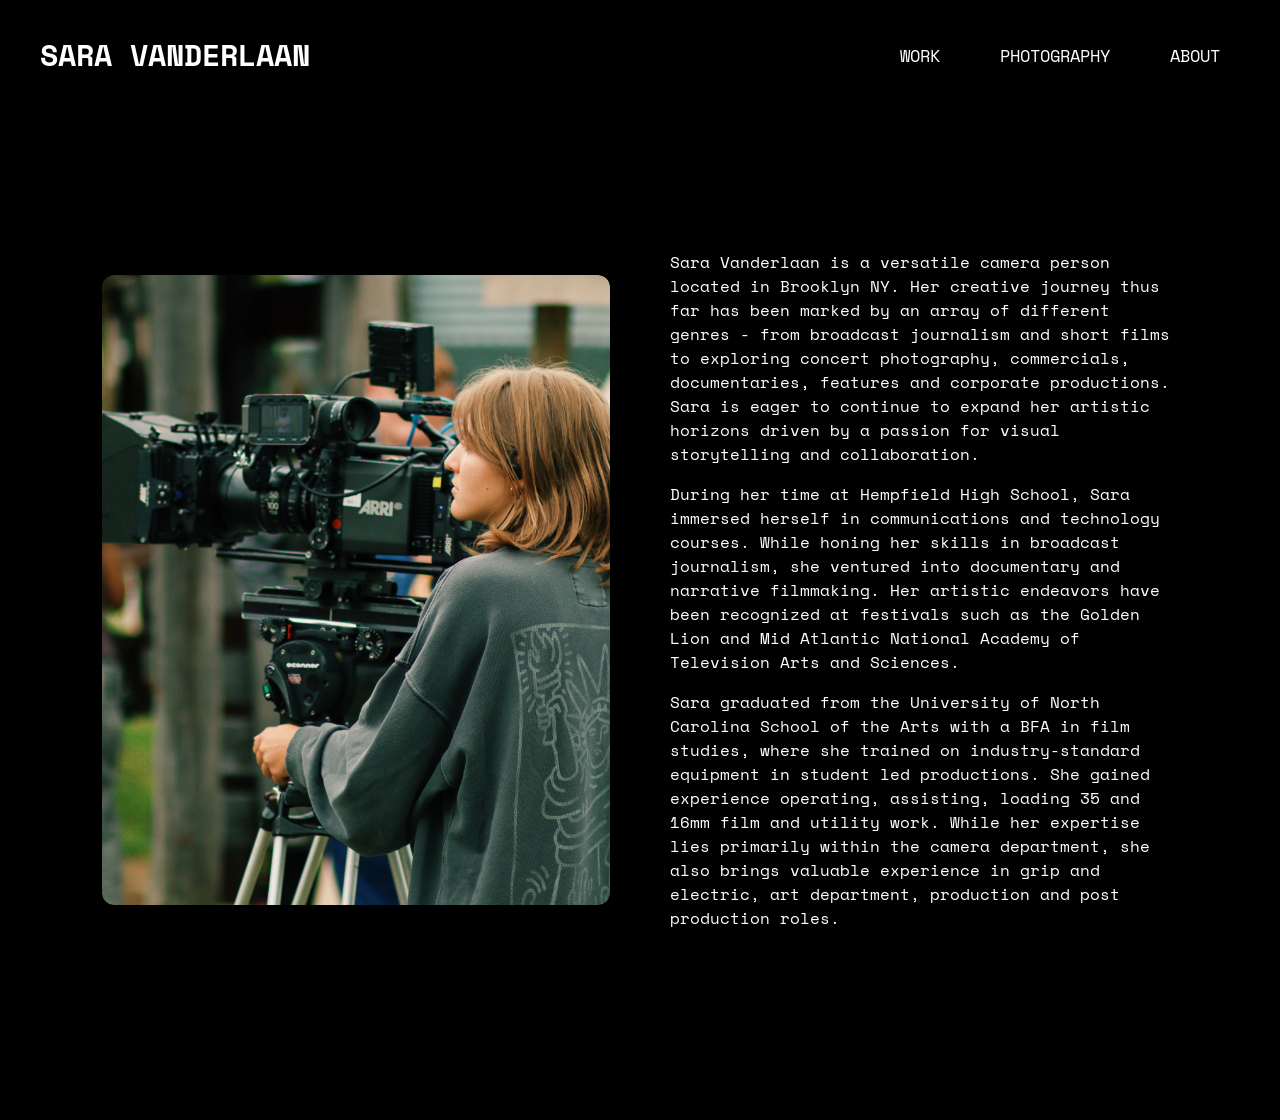
<file: pages/about.html>
<!DOCTYPE html>
<html lang="en">
<head>
  <meta charset="UTF-8">
  <title>Sara Vanderlaan</title>
  <link rel="stylesheet" href="../css/style.css">
  <link rel="preconnect" href="https://fonts.googleapis.com">
  <link rel="preconnect" href="https://fonts.gstatic.com" crossorigin>
  <link href="https://fonts.googleapis.com/css2?family=Space+Mono:ital,wght@0,400;0,700;1,400;1,700&display=swap" rel="stylesheet">
</head>
<body class="about">
<nav class="navbar">
  <div class="logo"><a href="../index.html">SARA VANDERLAAN</a></div>

  <ul class="nav-links">
    <li><a href="../pages/work.html">WORK</a></li>
    <li><a href="../pages/photography.html">PHOTOGRAPHY</a></li>
    <li><a href="../pages/about.html">ABOUT</a></li>
  </ul>
</nav>

<figure>
  <img src="../assets/about/3F172211-BD9E-4E5B-AAD3-CFC1C97474E0.JPG" alt="Photo 1">
</figure>

<div class="about-text">
  <p>
    Sara Vanderlaan is a versatile camera person located in Brooklyn NY. Her creative journey thus far has been marked by an array of different genres - from broadcast journalism and short films to exploring concert photography, commercials, documentaries, features and corporate productions. Sara is eager to continue to expand her artistic horizons driven by a passion for visual storytelling and collaboration.
  </p>

  <p>
    During her time at Hempfield High School, Sara immersed herself in communications and technology courses. While honing her skills in broadcast journalism, she ventured into documentary and narrative filmmaking. Her artistic endeavors have been recognized at festivals such as the Golden Lion and Mid Atlantic National Academy of Television Arts and Sciences.
  </p>

  <p>
    Sara graduated from the University of North Carolina School of the Arts with a BFA in film studies, where she trained on industry-standard equipment in student led productions. She gained experience operating, assisting, loading 35 and 16mm film and utility work. While her expertise lies primarily within the camera department, she also brings valuable experience in grip and electric, art department, production and post production roles.
  </p>
</div>
</body>
</html>
</file>
<file: css/style.css>
html, body {
  margin: 0;
  padding: 0;
  font-family: "Space Mono", monospace;
  font-weight: 400;
  font-style: normal;
}

body.work {
  background: black;
}

body.home {
  background: black;
}

body.photography {
  background: black;
}

body.about {
  background: black;
}

#video {
  position: fixed;
  top: 0;
  left: 0;
  width: 100vw;
  height: 100vh;
  object-fit: cover;
  z-index: -1;
}

.roles {
  position: fixed;   /* stick relative to viewport */
  bottom: 20px;      /* distance from bottom of the page */
  left: 20px;        /* distance from left edge */
  color: white;
  font-size: 15px;
  font-weight: 200;
  z-index: 2;
}

.copyright {
  position: fixed;   /* stick relative to viewport */
  bottom: -26px;      /* distance from bottom of the page */
  right: 172px;        /* distance from left edge */
  color: white;
  font-size: 21px;
  font-weight: 200;
  z-index: 2;
  opacity: 0.3;
}

.copyright-text {
  position: fixed;   /* stick relative to viewport */
  bottom: -5px;      /* distance from bottom of the page */
  right: 20px;        /* distance from left edge */
  color: white;
  font-size: 12px;
  font-weight: 200;
  z-index: 2;
  opacity: 0.3;
}


body::after {
  content: "";
  position: fixed;
  top: 0;
  left: 0;
  width: 100%;
  height: 100%;
  background: rgba(0, 0, 0, 0.6);
  z-index: -1;
}

.navbar {
  position: fixed;
  top: 0;
  width: 100%;      /* make it span exactly the viewport */
  display: flex;
  justify-content: space-between;
  align-items: center;
  padding: 15px 30px;
  background: transparent;
  box-sizing: border-box; /* important! include padding in width */
  z-index: 1000;
  font-size: 20px;
}

/* Logo */
.logo {
  color: white;
  font-size: 30px;
  font-weight: bold;
}

/* Links container */
.nav-links {
  list-style: none;
  display: flex;
  gap: 20px;
}

/* Links */
.nav-links a {
  text-decoration: none;
  color: white;
  font-size: 17px;
  transition: 0.3s;
  margin: 20px;
}

.navbar::after {
  content: "";
  position: absolute;
  top: 0;
  left: 0;
  width: 100%;
  height: 100px;
  background: linear-gradient(to bottom, rgba(0,0,0,0.6), transparent);
  z-index: -1;
}

a {
  text-decoration: none;
  color: white;
}

a:visited {
  color: white;
}

a:hover {
  opacity: 0.7;
}

a:active {
  color: white;
}

/* WORKS PAGE ------------------------------------------------------------------------------
   /* Video background */
.video-container {
  position: fixed;
  top: 0;
  left: 0;
  width: 100vw;
  height: 100vh;
  overflow: hidden;
  z-index: 0; /* behind everything */
}

#bg-video,
#bg-image {
  position: absolute;      /* <- make z-index work */
  top: 0;
  left: 0;
  width: 100%;
  height: 100%;
  object-fit: cover;
  opacity: 0;
  transition: opacity 0.3s ease-in-out;
}

#bg-video {
  z-index: 0;
}

#bg-image {
  z-index: 1;  /* above video */
}

/* Content on top */
.content {
  position: relative;
  z-index: 1;
  color: white;
  font-family: "Space Mono", monospace;
  font-weight: 400;
  font-style: normal;
  max-width: 900px;
  margin-left: auto;
  margin-top: 200px;
  padding: 0 20px;
  font-size: 13px;
  background: transparent;
}

/* Works list styling */
.works-list {
  list-style: none;
  padding: 0;
  margin: 0;
}

.works-list li {
  display: flex;
  justify-content: space-between;
  padding: 10px 0;
  border-top: 1px solid white;
  border-bottom: 1px solid white;
  cursor: pointer;
  transition: transform 0.3s;
  background: transparent;
}

.works-list li a {
  display: flex;                 /* restore flex layout */
  justify-content: space-between;
  align-items: center;
  width: 100%;
  color: white;
  text-decoration: none;
}

/* Scale text on hover */
.works-list li span {
  display: inline-block; /* needed for transform */
  transition: transform 0.2s ease-in-out;
}

.works-list li:hover span {
  transform: scale(1.05); /* slightly bigger text */
}

/* Numbers, title, year */
/* Columns */
.number {
  width: 50px;             /* fixed width for number */
  font-weight: bold;
}

.title {
  flex: 2;                 /* takes more space */
  text-align: left;
  padding: 0 10px;
}

.role {
  flex: 1;                 /* role column */
  margin-right: 50px;
}

.year {
  width: 60px;             /* fixed width for year */
  text-align: right;
}
/* PHOTOGRAPHY PAGE ------------------------------------------------------------------------------*/
.gallery {
  width: min(1400px, 90%);
  margin: 120px auto 60px auto;

  display: grid;
  grid-template-columns: repeat(auto-fit, minmax(350px, 1fr));
  gap: 24px;
}

/* Individual Photo Card */
.gallery figure {
  overflow: hidden;
  box-shadow: 0 4px 20px rgba(0, 0, 0, 0.08);
}

/* Images */
.gallery img {
  width: 100%;
  height: 400px;
  object-fit: cover;
  display: block;
}

/* Mobile */
@media (max-width: 768px) {
  .gallery {
    width: 95%;
    grid-template-columns: 1fr;
    gap: 16px;
  }

  .gallery img {
    height: 300px;
  }
}
/* ABOUT PAGE ------------------------------------------------------------------------------*/
body.about figure {
  width: min(900px, 90%);
  margin: 140px auto 40px auto; /* pushes below navbar */
  overflow: hidden;
}

body.about figure img {
  width: 100%;
  height: 500px;
  object-fit: cover;
  display: block;

  border-radius: 12px;
}

/* ===== About Text ===== */

body.about {
  font-family: "Space Mono", monospace;
  margin: 0;
  padding: 0;
  background: black;
  color: white;

  display: grid;
  grid-template-columns: 1fr 1fr;
  gap: 60px;

  align-items: center;

  min-height: 100vh;
  padding: 140px 8% 80px 8%;
}

/* ===== Navbar stays full width ===== */

.navbar {
  position: fixed;
  top: 0;
  left: 0;
  width: 100%;
  padding: 20px 40px;
  display: flex;
  justify-content: space-between;
  z-index: 1000;
}

/* ===== Image (LEFT SIDE) ===== */

body.about figure {
  margin: 0;
  width: 100%;
  overflow: hidden;
  border-radius: 12px;
}

body.about figure img {
  width: 100%;
  height: 70vh;
  object-fit: cover;
  display: block;
}

/* ===== Text (RIGHT SIDE) ===== */

p.about-text {
  margin: 0;
  font-size: 1rem;
  line-height: 1.8;
  color: white;
}

/* ===== Responsive (stack on mobile) ===== */

@media (max-width: 768px) {
  body.about {
    grid-template-columns: 1fr;
    gap: 30px;
    padding-top: 120px;
  }

  body.about figure img {
    height: 400px;
  }
}
</file>
